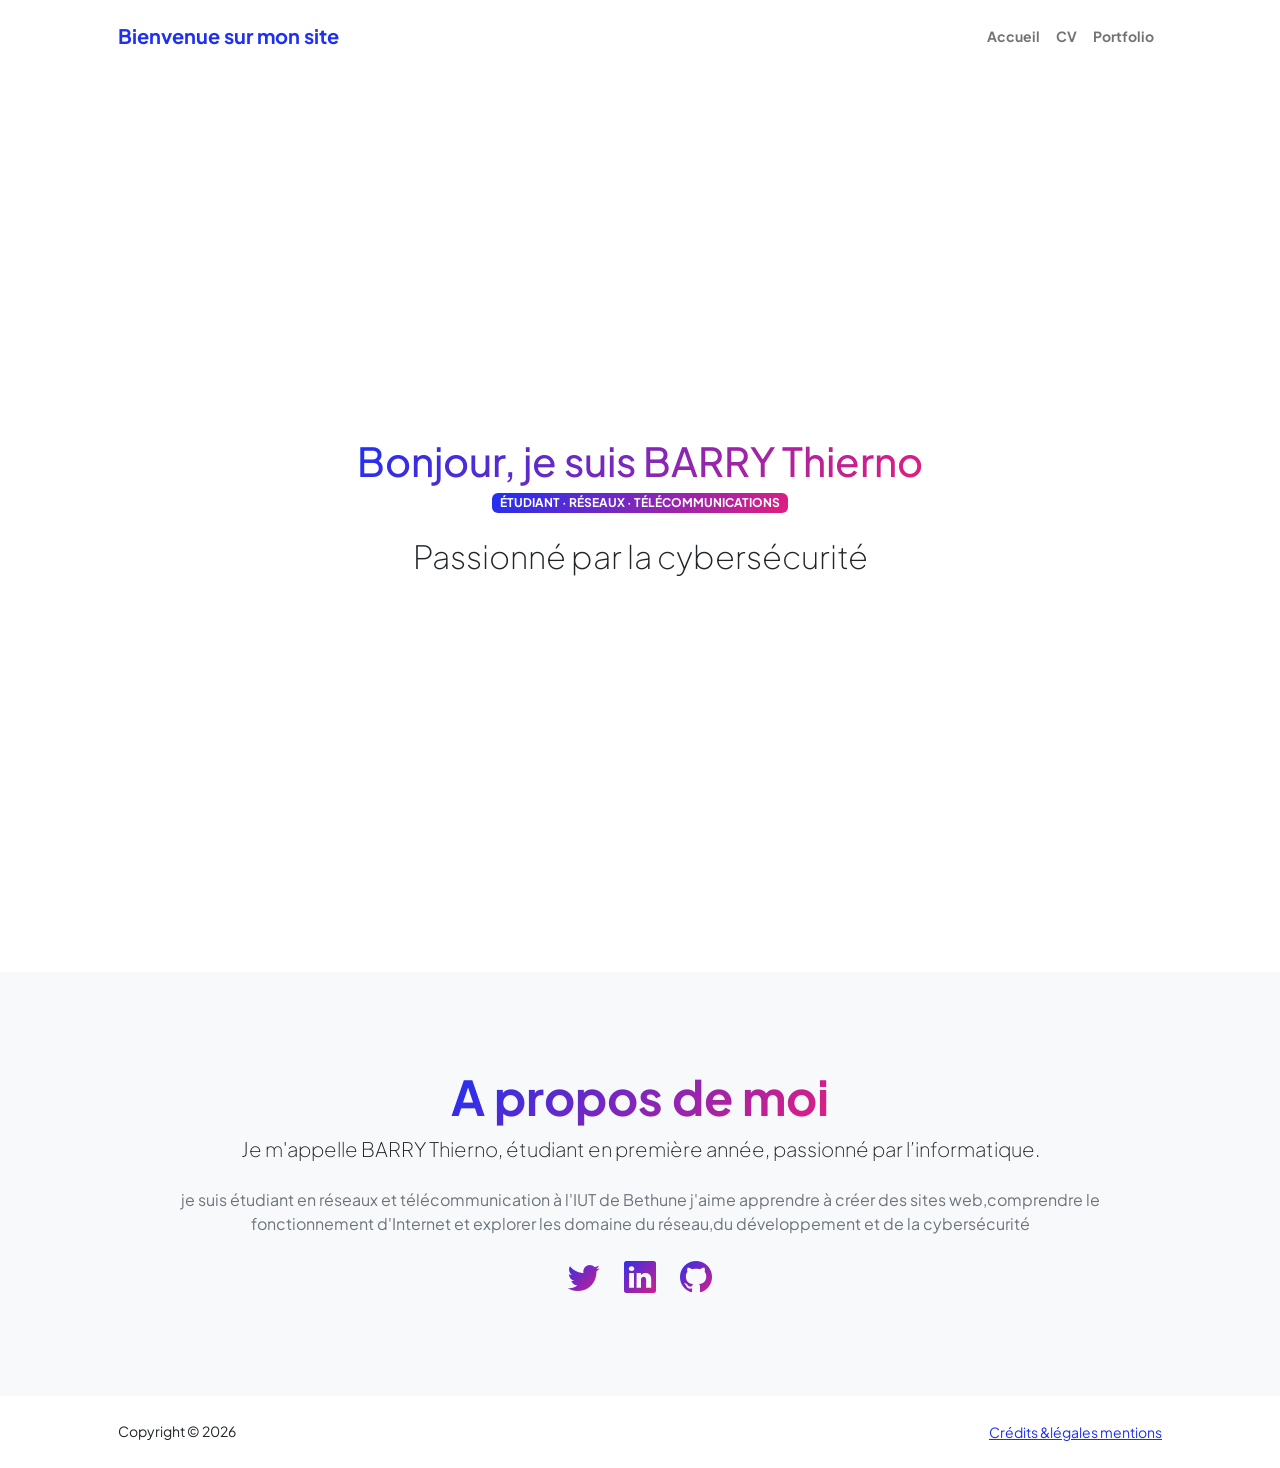
<file: index.html>
<!DOCTYPE html>
<html lang="fr">
    <head>
        <meta charset="utf-8" />
        <meta name="viewport" content="width=device-width, initial-scale=1, shrink-to-fit=no" />
        <meta name="description" content="" />
        <meta name="author" content="" />
        <title>thiernobarry</title>
        <!-- Favicon-->
        <link rel="icon" type="image/x-icon" href="assets/favicon.ico" />
        <!-- Custom Google font-->
        <link rel="preconnect" href="https://fonts.googleapis.com" />
        <link rel="preconnect" href="https://fonts.gstatic.com" crossorigin />
        <link href="https://fonts.googleapis.com/css2?family=Plus+Jakarta+Sans:wght@100;200;300;400;500;600;700;800;900&amp;display=swap" rel="stylesheet" />
        <!-- Bootstrap icons-->
         <link href="https://cdn.jsdelivr.net/npm/bootstrap-icons@1.8.1/font/bootstrap-icons.css" rel="stylesheet" />
        <!-- Core theme CSS (includes Bootstrap)-->
        <link href="css/styles.css" rel="stylesheet" />
    </head>
    <body class="d-flex flex-column h-100">
        <main class="flex-shrink-0">
            <!-- Navigation-->
            <nav class="navbar navbar-expand-lg navbar-light bg-white py-3">
                <div class="container px-5">
                    <a class="navbar-brand" href="index.html"><span class="fw-bolder text-primary">Bienvenue sur mon site</span></a>
                    <button class="navbar-toggler" type="button" data-bs-toggle="collapse" data-bs-target="#navbarSupportedContent" aria-controls="navbarSupportedContent" aria-expanded="false" aria-label="Toggle navigation"><span class="navbar-toggler-icon"></span></button>
                    <div class="collapse navbar-collapse" id="navbarSupportedContent">
                        <ul class="navbar-nav ms-auto mb-2 mb-lg-0 small fw-bolder">
                            <li class="nav-item"><a class="nav-link" href="index.html">Accueil</a></li>
                            <li class="nav-item"><a class="nav-link" href="resume.html">CV</a></li>
                            <!--<li class="nav-item"><a class="nav-link" href="projects.html">Projets</a></li> -->
                            <li class="nav-item"><a class="nav-link" href="mescompetences.html">Portfolio</a></li>
                           <!--<li class="nav-item"><a class="nav-link" href="contact.html">Contact</a></li> --> 
                        </ul>
                    </div>
                </div>
            </nav>
           <!-- Header-->
<header>
  <div class="container px-5 py-5 d-flex flex-column justify-content-center align-items-center" style="min-height: 100vh;">
    <h1 class="text-center">
      <span class="text-gradient d-inline">
        Bonjour, je suis BARRY Thierno
      </span>
    </h1>

    <div class="badge bg-gradient-primary-to-secondary text-white mb-4">
      <div class="text-uppercase">
        Étudiant · Réseaux · Télécommunications
      </div>
    </div>

    <h2 class="fw-light text-center">Passionné par la cybersécurité</h2>

    <!-- Option image si tu veux -->
    <div class="mt-4">
    <!--<img src="ton-image.png" alt="Moi" class="img-fluid rounded-circle" style="max-width: 200px;"> -->
    </div>
  </div>
</header>



            <!-- About Section-->
            <section class="bg-light py-5">
                <div class="container px-5">
                    <div class="row gx-5 justify-content-center">
                        <div class="col-xxl-8">
                            <div class="text-center my-5">
                                <h2 class="display-5 fw-bolder"><span class="text-gradient d-inline">A propos de moi</span></h2>
                                <p class="lead fw-light mb-4">Je m'appelle BARRY Thierno, étudiant en première année, passionné par l’informatique.</p>
                                <p class="text-muted">je suis étudiant en réseaux et télécommunication à l'IUT de Bethune j'aime apprendre à créer des sites web,comprendre le fonctionnement d'Internet et explorer les domaine du réseau,du développement et de la cybersécurité</p>
                                <div class="d-flex justify-content-center fs-2 gap-4">
                                    <a class="text-gradient" href="https://x.com/AmadouThie82076"><i class="bi bi-twitter"></i></a>
                                    <a class="text-gradient" href="https://www.linkedin.com/in/thierno-barry-9a82a7305/"><i class="bi bi-linkedin"></i></a>
                                    <a class="text-gradient" href="https://github.com/Thierno62/thiernobarry"><i class="bi bi-github"></i></a>
                                </div>
                            </div>
                        </div>
                    </div>
                </div>
            </section>
        </main>
        <!-- Footer-->
        <footer class="bg-white py-4 mt-auto">
            <div class="container px-5">
                <div class="row align-items-center justify-content-between flex-column flex-sm-row">
                    <div class="col-auto"><div class="small m-0">Copyright &copy; 2026</div></div>
                    <div class="col-auto">
                       <!--- <a class="small" href="#!">Privacy</a> 
                        <span class="mx-1">&middot;</span>
                        <a class="small" href="#!">Terms</a>
                        <span class="mx-1">&middot;</span>-->
                        <a class="small" href="mentions.legales.html">Crédits &légales mentions </a>

                      

                    </div>
                </div>
            </div>
        </footer>
        <!-- Bootstrap core JS-->
        <script src="https://cdn.jsdelivr.net/npm/bootstrap@5.2.3/dist/js/bootstrap.bundle.min.js"></script>
        <!-- Core theme JS-->
        <script src="js/scripts.js"></script>
    </body>
</html>
</file>
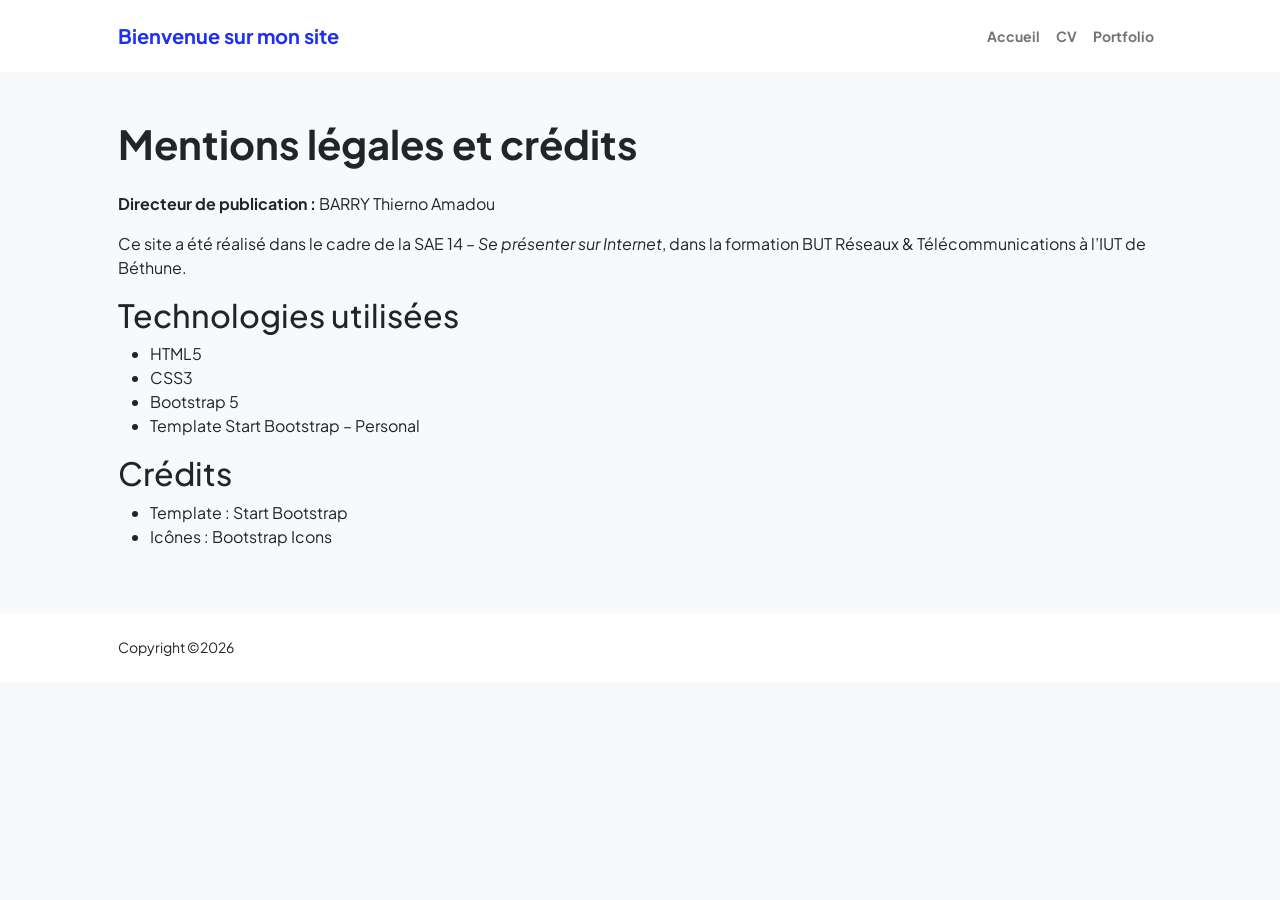
<file: mentions.legales.html>
<!DOCTYPE html>
<html lang="en">
    <head>
        <meta charset="utf-8" />
        <meta name="viewport" content="width=device-width, initial-scale=1, shrink-to-fit=no" />
        <meta name="description" content="" />
        <meta name="author" content="" />
        <title>thiernobarry</title>
        <!-- Favicon-->
        <link rel="icon" type="image/x-icon" href="assets/favicon.ico" />
        <!-- Custom Google font-->
        <link rel="preconnect" href="https://fonts.googleapis.com" />
        <link rel="preconnect" href="https://fonts.gstatic.com" crossorigin />
        <link href="https://fonts.googleapis.com/css2?family=Plus+Jakarta+Sans:wght@100;200;300;400;500;600;700;800;900&amp;display=swap" rel="stylesheet" />
        <!-- Bootstrap icons-->
        <link href="https://cdn.jsdelivr.net/npm/bootstrap-icons@1.8.1/font/bootstrap-icons.css" rel="stylesheet" />
        <!-- Core theme CSS (includes Bootstrap)-->
        <link href="css/styles.css" rel="stylesheet" />
    </head>
    <body class="d-flex flex-column h-100 bg-light">
        <main class="flex-shrink-0">
            <!-- Navigation-->
            <nav class="navbar navbar-expand-lg navbar-light bg-white py-3">
                <div class="container px-5">
                    <a class="navbar-brand" href="index.html"><span class="fw-bolder text-primary">Bienvenue sur mon site</span></a>
                    <button class="navbar-toggler" type="button" data-bs-toggle="collapse" data-bs-target="#navbarSupportedContent" aria-controls="navbarSupportedContent" aria-expanded="false" aria-label="Toggle navigation"><span class="navbar-toggler-icon"></span></button>
                    <div class="collapse navbar-collapse" id="navbarSupportedContent">
                        <ul class="navbar-nav ms-auto mb-2 mb-lg-0 small fw-bolder">
                            <li class="nav-item"><a class="nav-link" href="index.html">Accueil</a></li>
                            <li class="nav-item"><a class="nav-link" href="resume.html">CV</a></li>
                            <!--<li class="nav-item"><a class="nav-link" href="projects.html">Projets</a></li> -->
                             <li class="nav-item"><a class="nav-link" href="mescompetences.html">Portfolio</a></li>
                          <!-- <li class="nav-item"><a class="nav-link" href="contact.html">Contact</a></li> -->
                        </ul>
                    </div>
                </div>
            </nav>
           <section class="py-5">
    <div class="container px-5">
        <h1 class="fw-bolder mb-4">Mentions légales et crédits</h1>

        <p><strong>Directeur de publication :</strong> BARRY Thierno Amadou</p>

        <p>
            Ce site a été réalisé dans le cadre de la SAE 14 – <em>Se présenter sur Internet</em>,
            dans la formation BUT Réseaux & Télécommunications à l’IUT de Béthune.
        </p>

        <h2>Technologies utilisées</h2>
        <ul>
            <li>HTML5</li>
            <li>CSS3</li>
            <li>Bootstrap 5</li>
            <li>Template Start Bootstrap – Personal</li>
        </ul>

        <h2>Crédits</h2>
        <ul>
            <li>Template : Start Bootstrap</li>
            <li>Icônes : Bootstrap Icons</li>
        </ul>
    </div>
</section>
        <!-- Footer-->
        <footer class="bg-white py-4 mt-auto">
            <div class="container px-5">
                <div class="row align-items-center justify-content-between flex-column flex-sm-row">
                    <div class="col-auto"><div class="small m-0">Copyright &copy;2026</div></div>
                    <div class="col-auto">
                       <!--<a class="small" href="#!">Privacy</a>
                        <span class="mx-1">&middot;</span>
                        <a class="small" href="#!">Terms</a>
                        <span class="mx-1">&middot;</span>
                    -->
                    </div>
                </div>
            </div>
        </footer>
        <!-- Bootstrap core JS-->
        <script src="https://cdn.jsdelivr.net/npm/bootstrap@5.2.3/dist/js/bootstrap.bundle.min.js"></script>
        <!-- Core theme JS-->
        <script src="js/scripts.js"></script>
    </body>
</html>
</file>
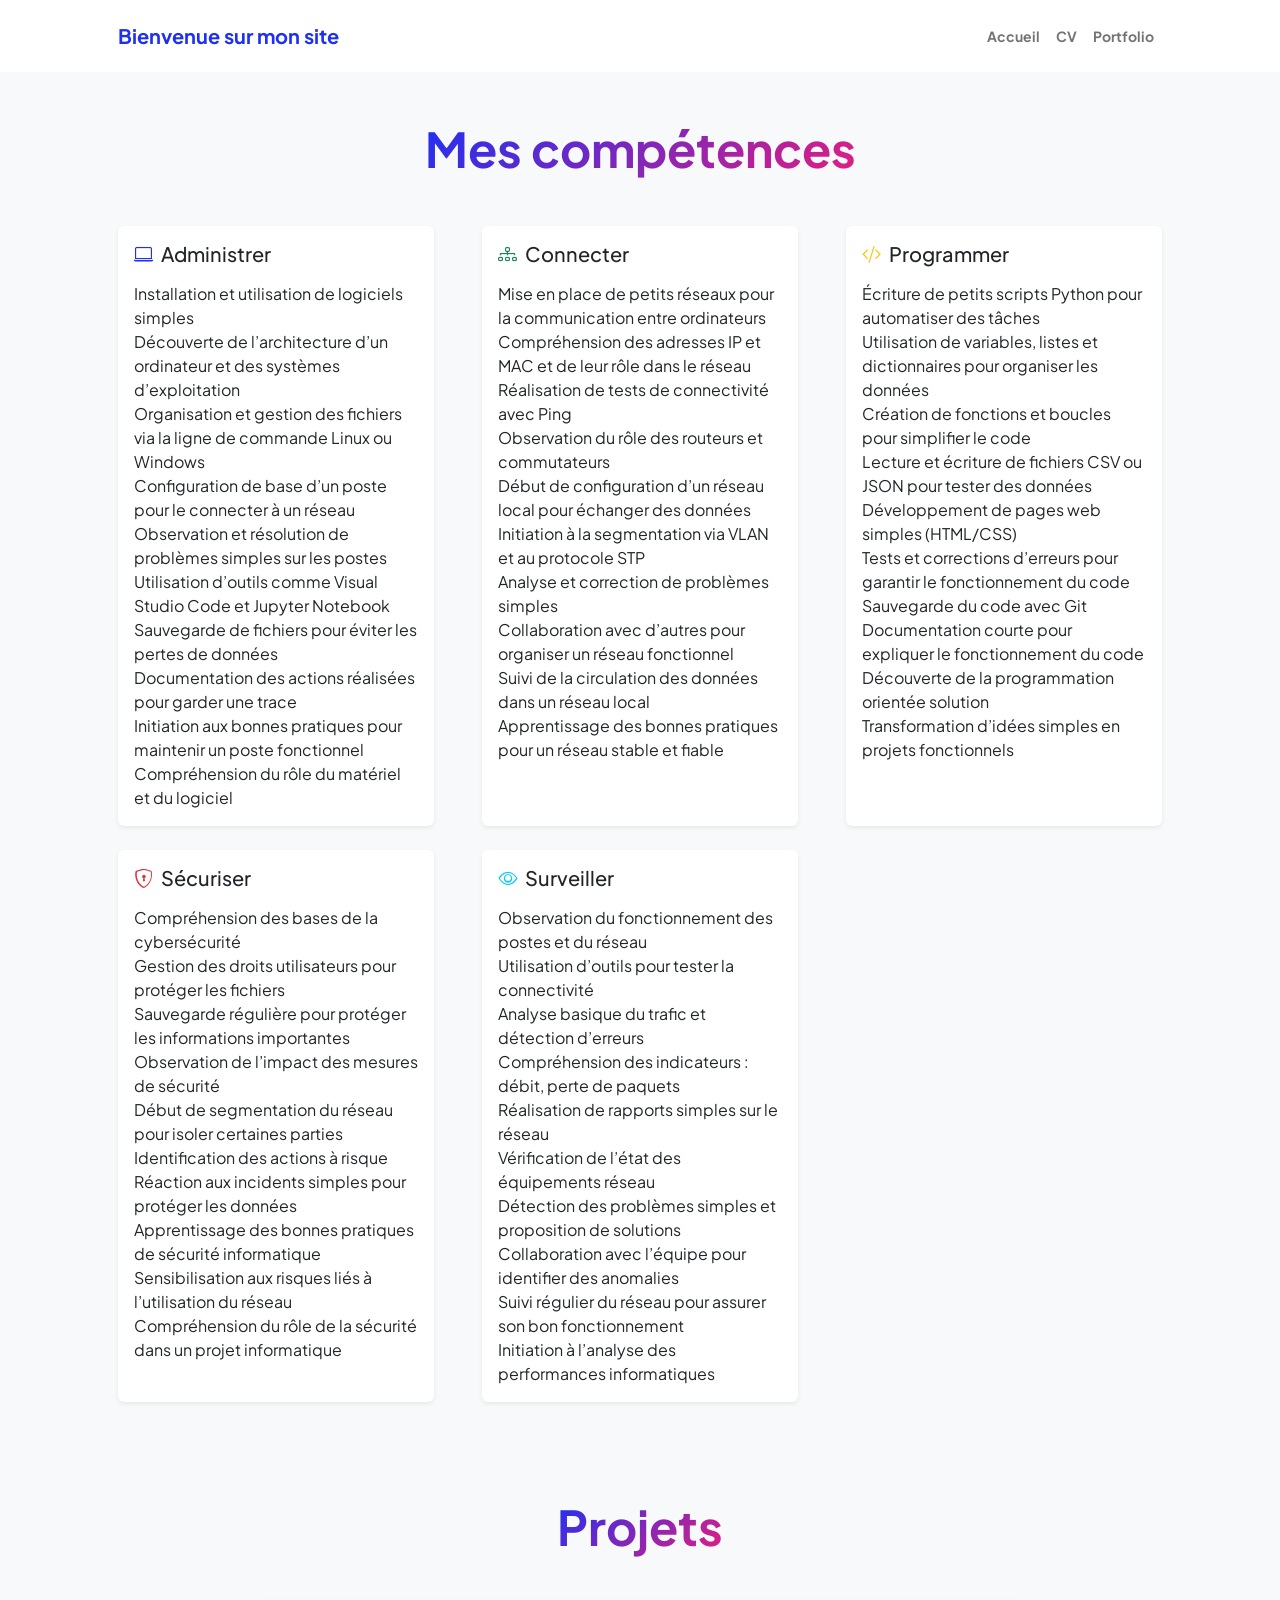
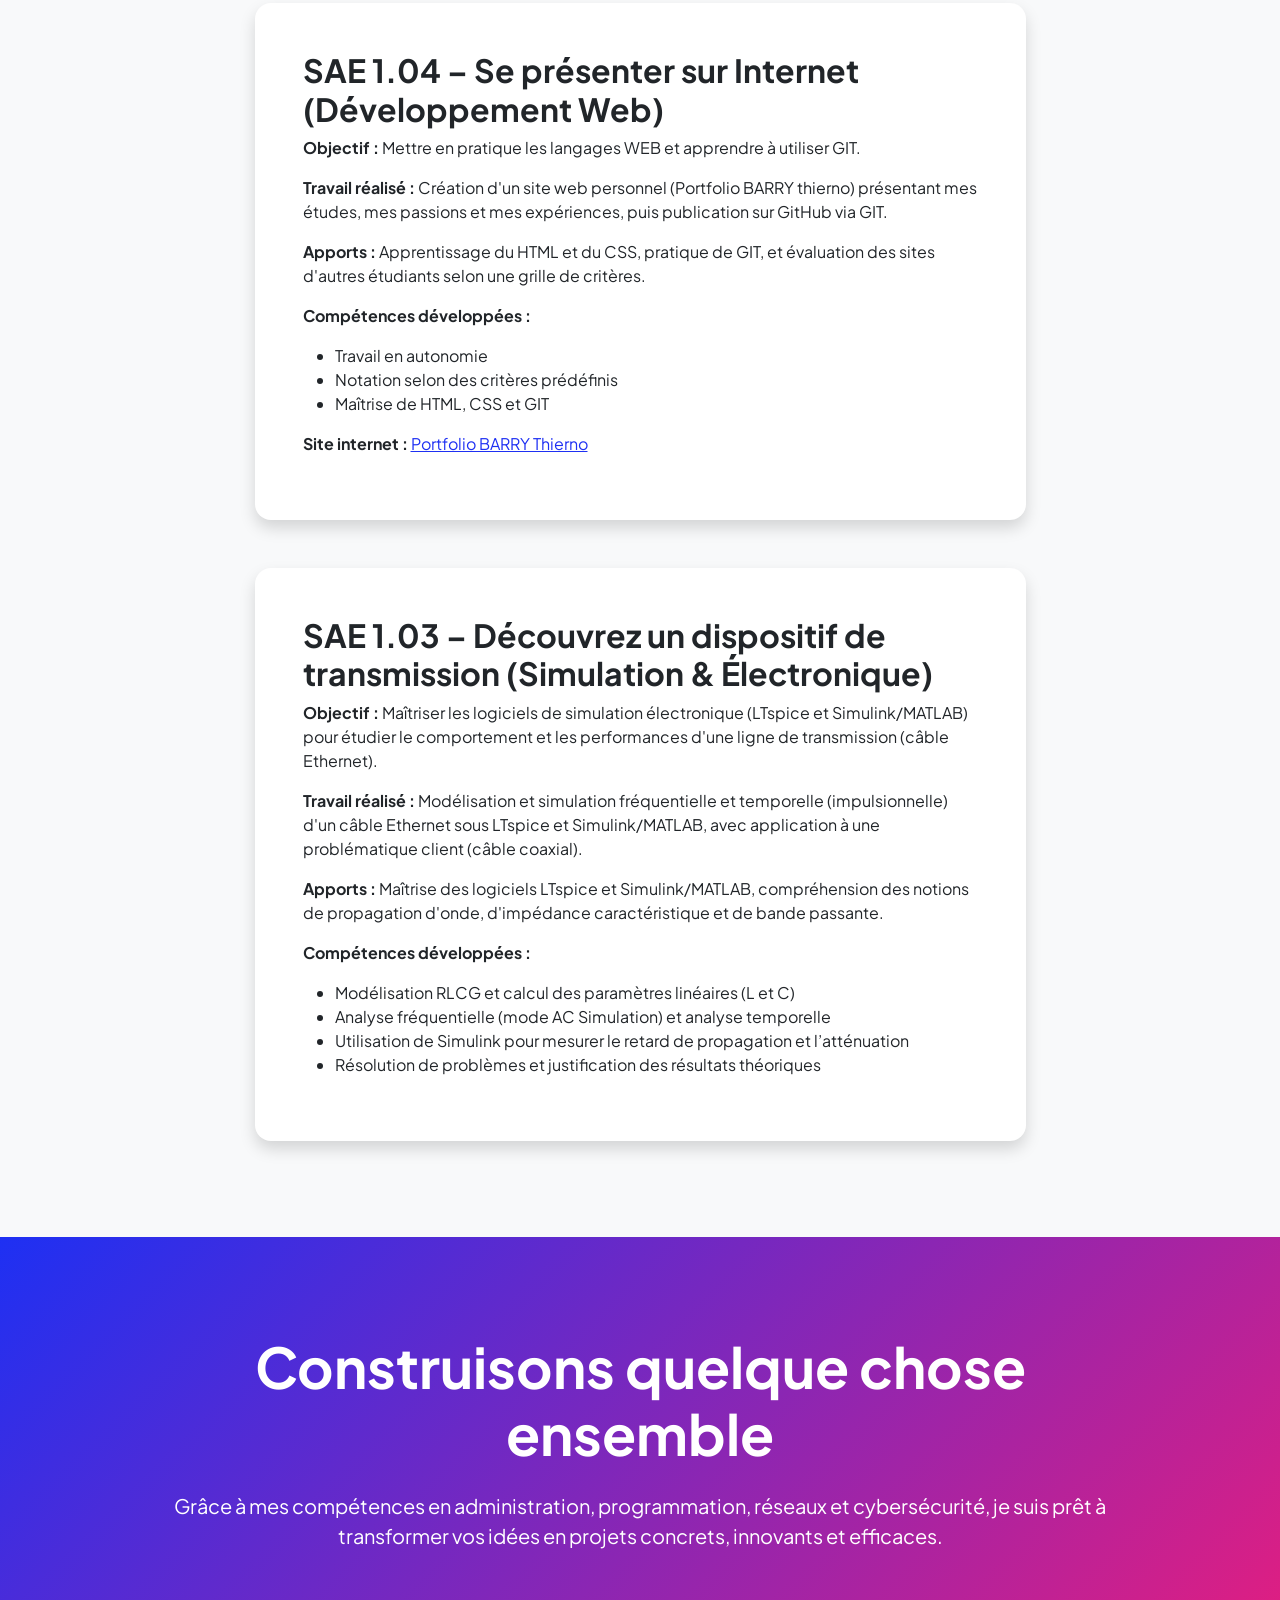
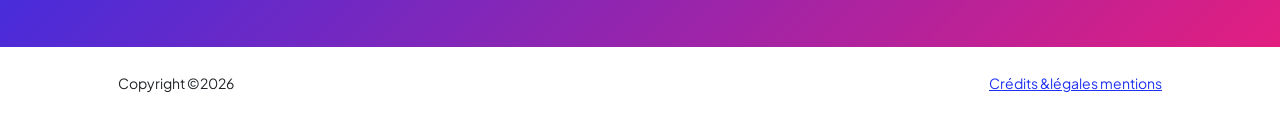
<file: mescompetences.html>
<!DOCTYPE html>
<html lang="en">
    <head>
        <meta charset="utf-8" />
        <meta name="viewport" content="width=device-width, initial-scale=1, shrink-to-fit=no" />
        <meta name="description" content="" />
        <meta name="author" content="" />
        <title>thiernobarry</title>
        <!-- Favicon-->
        <link rel="icon" type="image/x-icon" href="assets/favicon.ico" />
        <!-- Custom Google font-->
        <link rel="preconnect" href="https://fonts.googleapis.com" />
        <link rel="preconnect" href="https://fonts.gstatic.com" crossorigin />
        <link href="https://fonts.googleapis.com/css2?family=Plus+Jakarta+Sans:wght@100;200;300;400;500;600;700;800;900&amp;display=swap" rel="stylesheet" />
        <!-- Bootstrap icons-->
        <link href="https://cdn.jsdelivr.net/npm/bootstrap-icons@1.8.1/font/bootstrap-icons.css" rel="stylesheet" />
        <!-- Core theme CSS (includes Bootstrap)-->
        <link href="css/styles.css" rel="stylesheet" />
    </head>
    <body class="d-flex flex-column h-100 bg-light">
        <main class="flex-shrink-0">
            <!-- Navigation-->
            <nav class="navbar navbar-expand-lg navbar-light bg-white py-3">
                <div class="container px-5">
                    <a class="navbar-brand" href="index.html"><span class="fw-bolder text-primary">Bienvenue sur mon site</span></a>
                    <button class="navbar-toggler" type="button" data-bs-toggle="collapse" data-bs-target="#navbarSupportedContent" aria-controls="navbarSupportedContent" aria-expanded="false" aria-label="Toggle navigation"><span class="navbar-toggler-icon"></span></button>
                    <div class="collapse navbar-collapse" id="navbarSupportedContent">
                        <ul class="navbar-nav ms-auto mb-2 mb-lg-0 small fw-bolder">
                            <li class="nav-item"><a class="nav-link" href="index.html">Accueil</a></li>
                            <li class="nav-item"><a class="nav-link" href="resume.html">CV</a></li>
                            <!--<li class="nav-item"><a class="nav-link" href="projects.html">Projets</a></li> -->
                             <li class="nav-item"><a class="nav-link" href="mescompetences.html">Portfolio</a></li>
                          <!-- <li class="nav-item"><a class="nav-link" href="contact.html">Contact</a></li> -->
                        </ul>
                    </div>
                </div>
            </nav>
           <section class="py-5 bg-light">
  <div class="container px-5">

    <!-- Titre uniformisé -->
    <div class="text-center mb-5">
        <h1 class="display-5 fw-bolder mb-0">
            <span class="text-gradient d-inline">Mes compétences</span>
        </h1>
    </div>

    <div class="row gx-5 gy-4">

      <!-- Administrer -->
      <div class="col-md-4">
        <div class="card h-100 shadow-sm border-0 card-hover">
          <div class="card-body">
            <h5 class="mb-3"><i class="bi bi-laptop me-2 text-primary"></i>Administrer</h5>
            <ul class="list-unstyled mb-0">
              <li>Installation et utilisation de logiciels simples</li>
              <li>Découverte de l’architecture d’un ordinateur et des systèmes d’exploitation</li>
              <li>Organisation et gestion des fichiers via la ligne de commande Linux ou Windows</li>
              <li>Configuration de base d’un poste pour le connecter à un réseau</li>
              <li>Observation et résolution de problèmes simples sur les postes</li>
              <li>Utilisation d’outils comme Visual Studio Code et Jupyter Notebook</li>
              <li>Sauvegarde de fichiers pour éviter les pertes de données</li>
              <li>Documentation des actions réalisées pour garder une trace</li>
              <li>Initiation aux bonnes pratiques pour maintenir un poste fonctionnel</li>
              <li>Compréhension du rôle du matériel et du logiciel</li>
            </ul>
          </div>
        </div>
      </div>

      <!-- Connecter -->
      <div class="col-md-4">
        <div class="card h-100 shadow-sm border-0 card-hover">
          <div class="card-body">
            <h5 class="mb-3"><i class="bi bi-diagram-3 me-2 text-success"></i>Connecter</h5>
            <ul class="list-unstyled mb-0">
              <li>Mise en place de petits réseaux pour la communication entre ordinateurs</li>
              <li>Compréhension des adresses IP et MAC et de leur rôle dans le réseau</li>
              <li>Réalisation de tests de connectivité avec Ping</li>
              <li>Observation du rôle des routeurs et commutateurs</li>
              <li>Début de configuration d’un réseau local pour échanger des données</li>
              <li>Initiation à la segmentation via VLAN et au protocole STP</li>
              <li>Analyse et correction de problèmes simples</li>
              <li>Collaboration avec d’autres pour organiser un réseau fonctionnel</li>
              <li>Suivi de la circulation des données dans un réseau local</li>
              <li>Apprentissage des bonnes pratiques pour un réseau stable et fiable</li>
            </ul>
          </div>
        </div>
      </div>

      <!-- Programmer -->
      <div class="col-md-4">
        <div class="card h-100 shadow-sm border-0 card-hover">
          <div class="card-body">
            <h5 class="mb-3"><i class="bi bi-code-slash me-2 text-warning"></i>Programmer</h5>
            <ul class="list-unstyled mb-0">
              <li>Écriture de petits scripts Python pour automatiser des tâches</li>
              <li>Utilisation de variables, listes et dictionnaires pour organiser les données</li>
              <li>Création de fonctions et boucles pour simplifier le code</li>
              <li>Lecture et écriture de fichiers CSV ou JSON pour tester des données</li>
              <li>Développement de pages web simples (HTML/CSS)</li>
              <li>Tests et corrections d’erreurs pour garantir le fonctionnement du code</li>
              <li>Sauvegarde du code avec Git</li>
              <li>Documentation courte pour expliquer le fonctionnement du code</li>
              <li>Découverte de la programmation orientée solution</li>
              <li>Transformation d’idées simples en projets fonctionnels</li>
            </ul>
          </div>
        </div>
      </div>

      <!-- Sécuriser -->
      <div class="col-md-4">
        <div class="card h-100 shadow-sm border-0 card-hover">
          <div class="card-body">
            <h5 class="mb-3"><i class="bi bi-shield-lock me-2 text-danger"></i>Sécuriser</h5>
            <ul class="list-unstyled mb-0">
              <li>Compréhension des bases de la cybersécurité</li>
              <li>Gestion des droits utilisateurs pour protéger les fichiers</li>
              <li>Sauvegarde régulière pour protéger les informations importantes</li>
              <li>Observation de l’impact des mesures de sécurité</li>
              <li>Début de segmentation du réseau pour isoler certaines parties</li>
              <li>Identification des actions à risque</li>
              <li>Réaction aux incidents simples pour protéger les données</li>
              <li>Apprentissage des bonnes pratiques de sécurité informatique</li>
              <li>Sensibilisation aux risques liés à l’utilisation du réseau</li>
              <li>Compréhension du rôle de la sécurité dans un projet informatique</li>
            </ul>
          </div>
        </div>
      </div>

      <!-- Surveiller -->
      <div class="col-md-4">
        <div class="card h-100 shadow-sm border-0 card-hover">
          <div class="card-body">
            <h5 class="mb-3"><i class="bi bi-eye me-2 text-info"></i>Surveiller</h5>
            <ul class="list-unstyled mb-0">
              <li>Observation du fonctionnement des postes et du réseau</li>
              <li>Utilisation d’outils pour tester la connectivité</li>
              <li>Analyse basique du trafic et détection d’erreurs</li>
              <li>Compréhension des indicateurs : débit, perte de paquets</li>
              <li>Réalisation de rapports simples sur le réseau</li>
              <li>Vérification de l’état des équipements réseau</li>
              <li>Détection des problèmes simples et proposition de solutions</li>
              <li>Collaboration avec l’équipe pour identifier des anomalies</li>
              <li>Suivi régulier du réseau pour assurer son bon fonctionnement</li>
              <li>Initiation à l’analyse des performances informatiques</li>
            </ul>
          </div>
        </div>
      </div>

    </div>
  </div>
</section>


<style>
/* Effet hover sur les cartes */
.card-hover:hover {
  transform: translateY(-5px);
  box-shadow: 0 12px 25px rgba(0,0,0,0.15);
  transition: all 0.3s ease;
}

/* Espacement entre icône et texte */
.card-body h5 i {
  font-size: 1.2rem;
}
</style>
<!-- Projects Section-->
<section class="py-5">
    <div class="container px-5 mb-5">
        <div class="text-center mb-5">
            <h1 class="display-5 fw-bolder mb-0">
                <span class="text-gradient d-inline">Projets</span>
            </h1>
        </div>
        <div class="row gx-5 justify-content-center">
            <div class="col-lg-11 col-xl-9 col-xxl-8">

                <!-- SAE 1.04 – Se présenter sur Internet -->
                <div class="card overflow-hidden shadow rounded-4 border-0 mb-5">
                    <div class="card-body p-0">
                        <div class="d-flex align-items-start">
                            <div class="p-5">
                                <h2 class="fw-bolder">SAE 1.04 – Se présenter sur Internet (Développement Web)</h2>
                                <p><strong>Objectif :</strong> Mettre en pratique les langages WEB et apprendre à utiliser GIT.</p>
                                <p><strong>Travail réalisé :</strong> Création d'un site web personnel (Portfolio BARRY thierno) présentant mes études, mes passions et mes expériences, puis publication sur GitHub via GIT.</p>
                                <p><strong>Apports :</strong> Apprentissage du HTML et du CSS, pratique de GIT, et évaluation des sites d'autres étudiants selon une grille de critères.</p>
                                <p><strong>Compétences développées :</strong></p>
                                <ul>
                                    <li>Travail en autonomie</li>
                                    <li>Notation selon des critères prédéfinis</li>
                                    <li>Maîtrise de HTML, CSS et GIT</li>
                                </ul>
                                <p><strong>Site internet :</strong> <a href="file:///C:/Users/hamst/Desktop/mon%20site/index.htm" target="_blank">Portfolio BARRY Thierno</a></p>
                            </div>
                        </div>
                    </div>
                </div>

                <!-- SAE 1.03 – Découvrez un dispositif de transmission -->
                <div class="card overflow-hidden shadow rounded-4 border-0">
                    <div class="card-body p-0">
                        <div class="d-flex align-items-start">
                            <div class="p-5">
                                <h2 class="fw-bolder">SAE 1.03 – Découvrez un dispositif de transmission (Simulation & Électronique)</h2>
                                <p><strong>Objectif :</strong> Maîtriser les logiciels de simulation électronique (LTspice et Simulink/MATLAB) pour étudier le comportement et les performances d'une ligne de transmission (câble Ethernet).</p>
                                <p><strong>Travail réalisé :</strong> Modélisation et simulation fréquentielle et temporelle (impulsionnelle) d'un câble Ethernet sous LTspice et Simulink/MATLAB, avec application à une problématique client (câble coaxial).</p>
                                <p><strong>Apports :</strong> Maîtrise des logiciels LTspice et Simulink/MATLAB, compréhension des notions de propagation d'onde, d'impédance caractéristique et de bande passante.</p>
                                <p><strong>Compétences développées :</strong></p>
                                <ul>
                                    <li>Modélisation RLCG et calcul des paramètres linéaires (L et C)</li>
                                    <li>Analyse fréquentielle (mode AC Simulation) et analyse temporelle</li>
                                    <li>Utilisation de Simulink pour mesurer le retard de propagation et l’atténuation</li>
                                    <li>Résolution de problèmes et justification des résultats théoriques</li>
                                </ul>
                            </div>
                        </div>
                    </div>
                </div>

            </div>
        </div>
    </div>
</section>


<!-- Call to action section-->
<section class="py-5 bg-gradient-primary-to-secondary text-white">
    <div class="container px-5 my-5">
        <div class="text-center">
            <h2 class="display-4 fw-bolder mb-4">Construisons quelque chose ensemble</h2>
            <p class="fs-5">Grâce à mes compétences en administration, programmation, réseaux et cybersécurité, je suis prêt à transformer vos idées en projets concrets, innovants et efficaces.</p>
        </div>
    </div>
</section>

        </main>
        <!-- Footer-->
        <footer class="bg-white py-4 mt-auto">
            <div class="container px-5">
                <div class="row align-items-center justify-content-between flex-column flex-sm-row">
                    <div class="col-auto"><div class="small m-0">Copyright &copy;2026</div></div>
                    <div class="col-auto">
                       <!--- <a class="small" href="#!">Privacy</a>
                        <span class="mx-1">&middot;</span>
                        <a class="small" href="#!">Terms</a>
                        <span class="mx-1">&middot;</span> --->
                       <a class="small" href="mentions.legales.html">Crédits &légales mentions</a>
                    </div>
                </div>
            </div>
        </footer>
        <!-- Bootstrap core JS-->
        <script src="https://cdn.jsdelivr.net/npm/bootstrap@5.2.3/dist/js/bootstrap.bundle.min.js"></script>
        <!-- Core theme JS-->
        <script src="js/scripts.js"></script>
    </body>
</html>
</file>
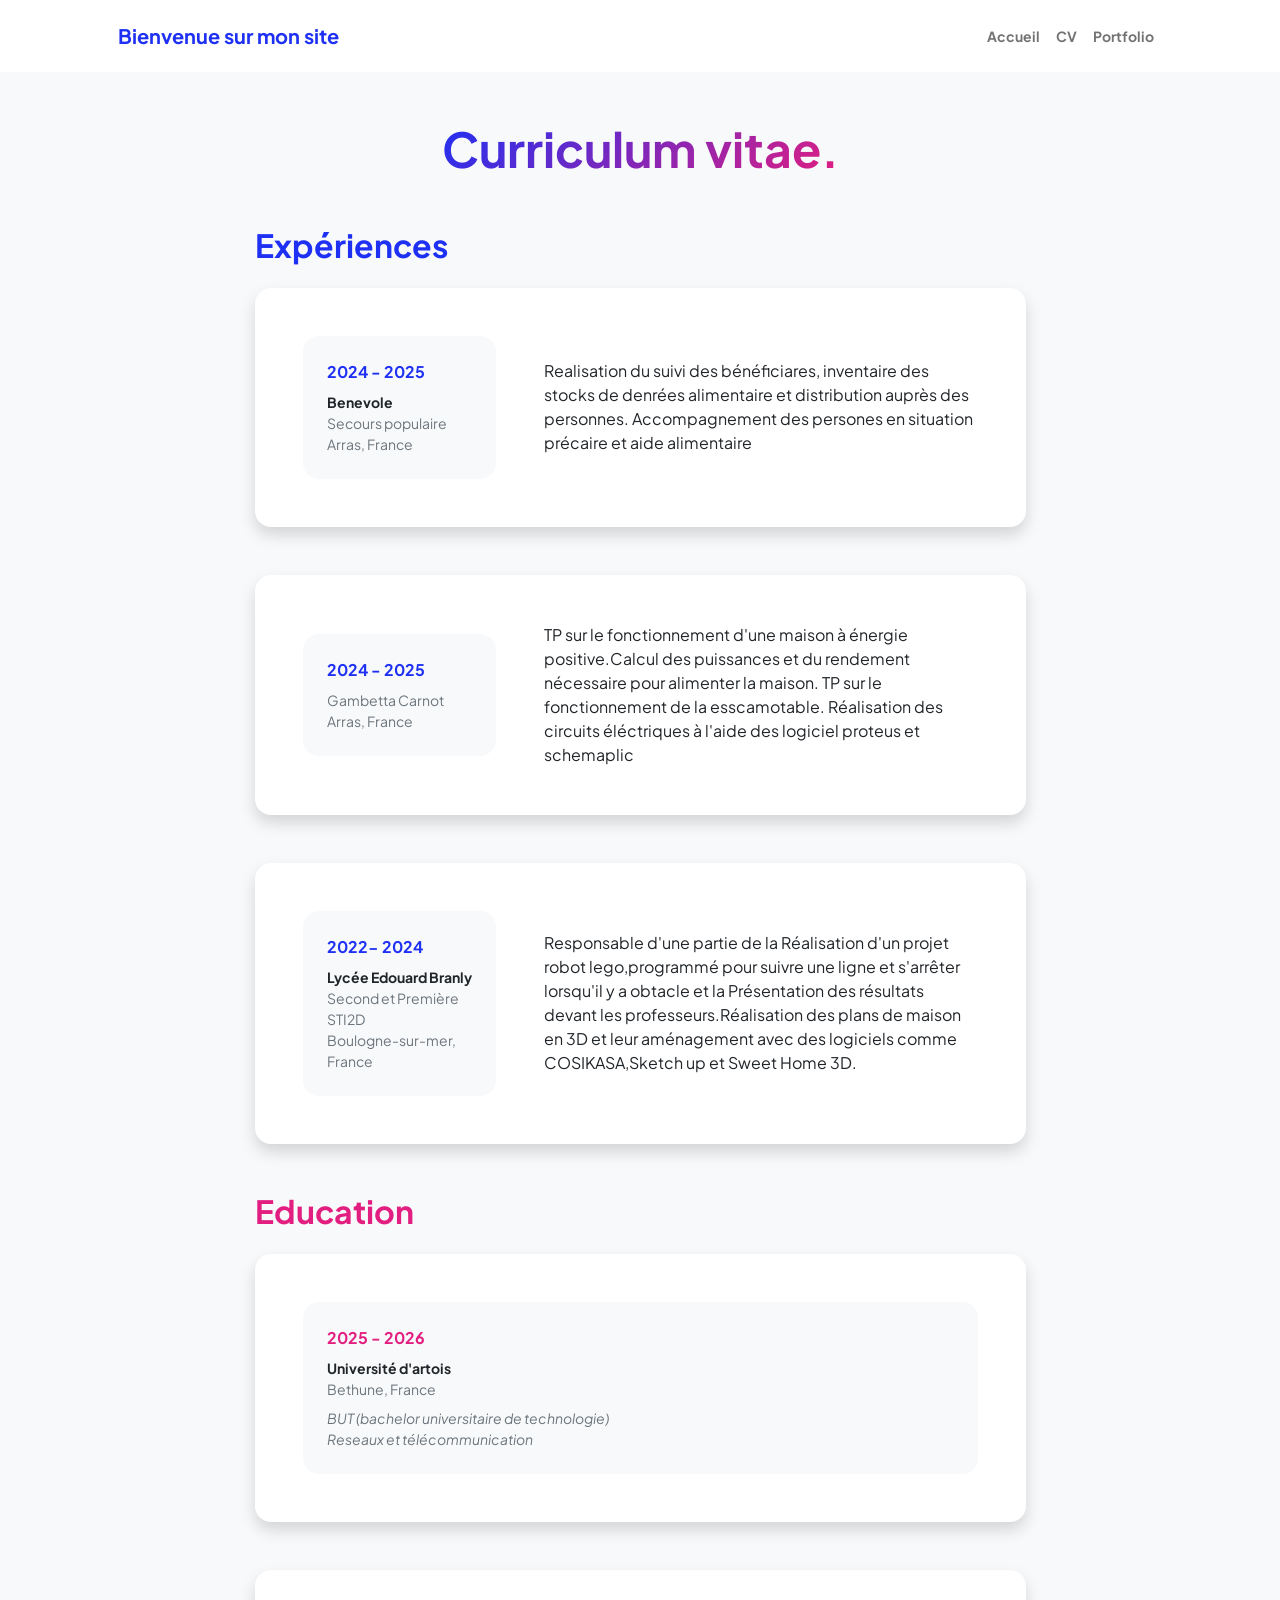
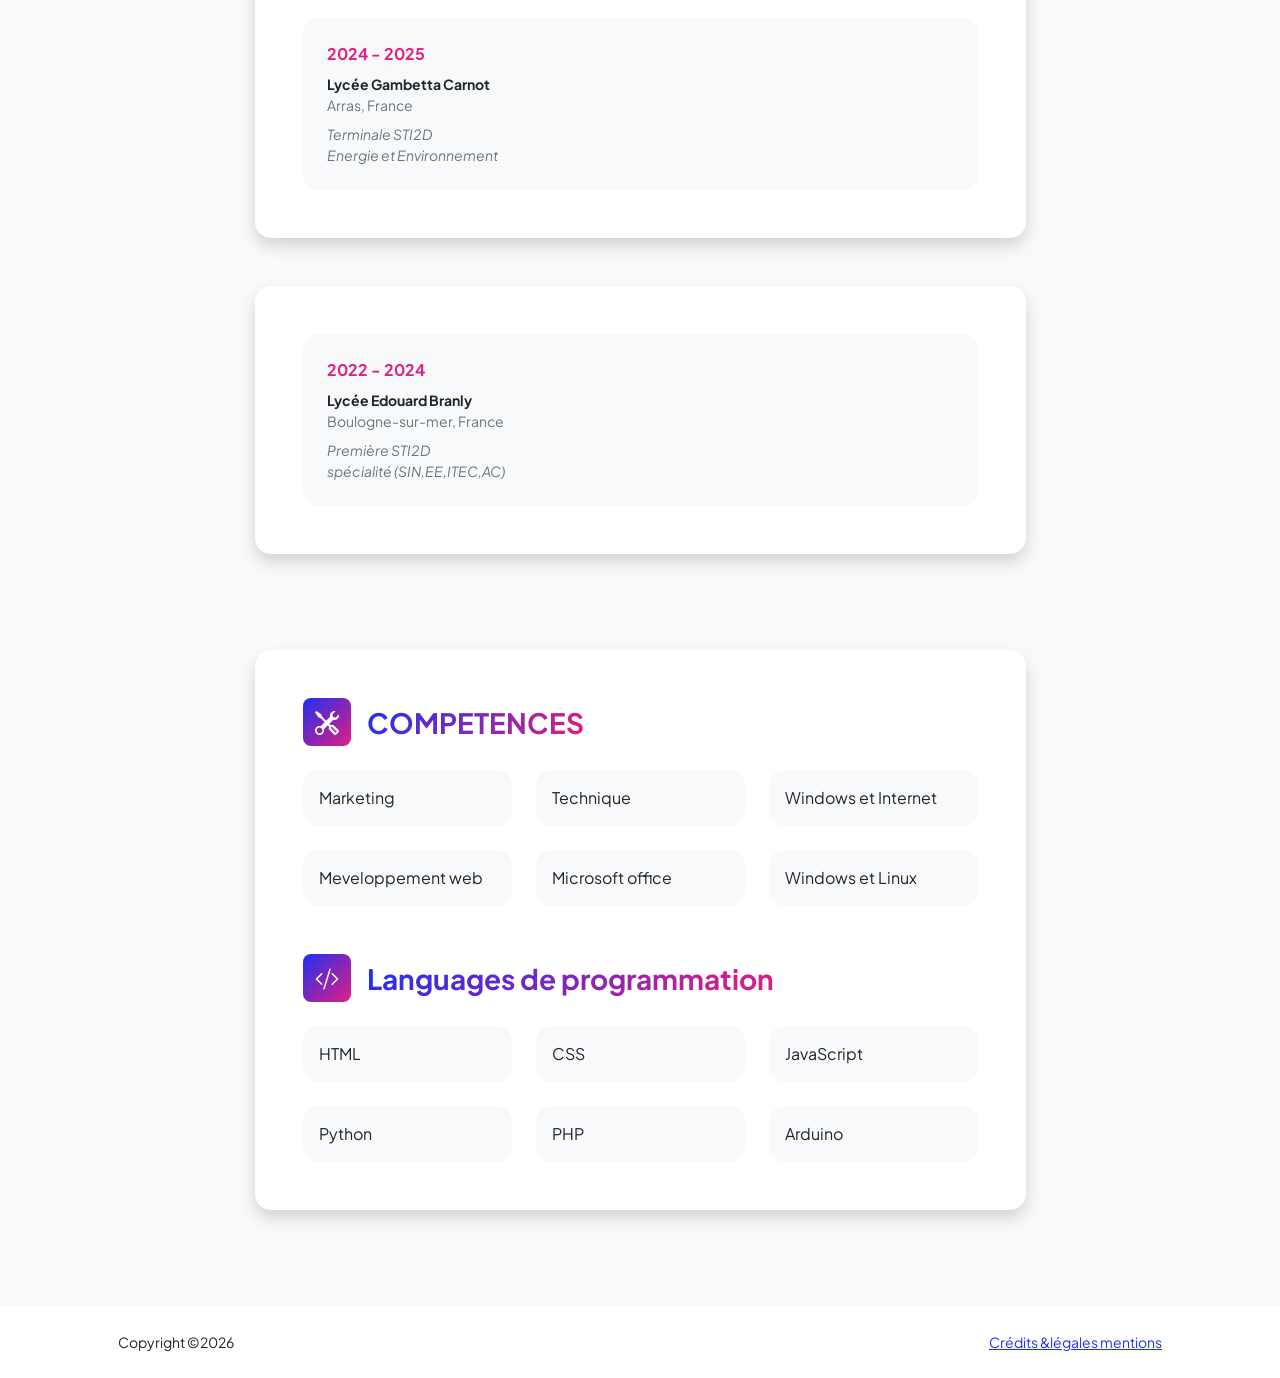
<file: resume.html>
<!DOCTYPE html>
<html lang="en">
    <head>
        <meta charset="utf-8" />
        <meta name="viewport" content="width=device-width, initial-scale=1, shrink-to-fit=no" />
        <meta name="description" content="" />
        <meta name="author" content="" />
        <title>thiernobarry</title>
        <!-- Favicon-->
        <link rel="icon" type="image/x-icon" href="assets/favicon.ico" />
        <!-- Custom Google font-->
        <link rel="preconnect" href="https://fonts.googleapis.com" />
        <link rel="preconnect" href="https://fonts.gstatic.com" crossorigin />
        <link href="https://fonts.googleapis.com/css2?family=Plus+Jakarta+Sans:wght@100;200;300;400;500;600;700;800;900&amp;display=swap" rel="stylesheet" />
        <!-- Bootstrap icons-->
        <link href="https://cdn.jsdelivr.net/npm/bootstrap-icons@1.8.1/font/bootstrap-icons.css" rel="stylesheet" />
        <!-- Core theme CSS (includes Bootstrap)-->
        <link href="css/styles.css" rel="stylesheet" />
    </head>
    <body class="d-flex flex-column h-100 bg-light">
        <main class="flex-shrink-0">
            <!-- Navigation-->
            <nav class="navbar navbar-expand-lg navbar-light bg-white py-3">
                <div class="container px-5">
                    <a class="navbar-brand" href="index.html"><span class="fw-bolder text-primary">Bienvenue sur mon site</span></a>
                    <button class="navbar-toggler" type="button" data-bs-toggle="collapse" data-bs-target="#navbarSupportedContent" aria-controls="navbarSupportedContent" aria-expanded="false" aria-label="Toggle navigation"><span class="navbar-toggler-icon"></span></button>
                    <div class="collapse navbar-collapse" id="navbarSupportedContent">
                        <ul class="navbar-nav ms-auto mb-2 mb-lg-0 small fw-bolder">
                            <li class="nav-item"><a class="nav-link" href="index.html">Accueil</a></li>
                            <li class="nav-item"><a class="nav-link" href="resume.html">CV</a></li>
                            <!--<li class="nav-item"><a class="nav-link" href="projects.html">Projets</a></li> -->
                             <li class="nav-item"><a class="nav-link" href="mescompetences.html">Portfolio</a></li>
                          <!--<li class="nav-item"><a class="nav-link" href="contact.html">Contact</a></li> --> 
                        </ul>
                    </div>
                </div>
            </nav>
            <!-- Page Content-->
            <div class="container px-5 my-5">
                <div class="text-center mb-5">
                    <h1 class="display-5 fw-bolder mb-0"><span class="text-gradient d-inline">Curriculum vitae.</span></h1>
                </div>
                <div class="row gx-5 justify-content-center">
                    <div class="col-lg-11 col-xl-9 col-xxl-8">
                        <!-- Experience Section-->
                        <section>
                            <div class="d-flex align-items-center justify-content-between mb-4">
                                <h2 class="text-primary fw-bolder mb-0">Expériences</h2>
                                <!-- Download resume button-->
                                <!-- Note: Set the link href target to a PDF file within your project-->
                               <!-- <a class="btn btn-primary px-4 py-3" href="#!">
                                    <div class="d-inline-block bi bi-download me-2"></div>
                                   Télécharger le CV 
                                </a> -->
                            </div>
                            <!-- Experience Card 1-->
                            <div class="card shadow border-0 rounded-4 mb-5">
                                <div class="card-body p-5">
                                    <div class="row align-items-center gx-5">
                                        <div class="col text-center text-lg-start mb-4 mb-lg-0">
                                            <div class="bg-light p-4 rounded-4">
                                                <div class="text-primary fw-bolder mb-2">2024 - 2025</div>
                                                <div class="small fw-bolder">Benevole</div>
                                                <div class="small text-muted">Secours populaire</div>
                                                <div class="small text-muted">Arras, France</div>
                                            </div>
                                        </div>
                                        <div class="col-lg-8"><div>Realisation du suivi des bénéficiares, inventaire des stocks de denrées alimentaire et distribution auprès des personnes. Accompagnement des persones en situation précaire et aide alimentaire</div></div>
                                    </div>
                                </div>
                            </div>
                            <!-- Experience Card 2-->
                            <div class="card shadow border-0 rounded-4 mb-5">
                                <div class="card-body p-5">
                                    <div class="row align-items-center gx-5">
                                        <div class="col text-center text-lg-start mb-4 mb-lg-0">
                                            <div class="bg-light p-4 rounded-4">
                                                <div class="text-primary fw-bolder mb-2">2024 - 2025</div>
                                                <div class="small fw-bolder"></div>
                                                <div class="small text-muted">Gambetta Carnot</div>
                                                <div class="small text-muted">Arras, France</div>
                                            </div>
                                        </div>
                                        <div class="col-lg-8"><div>TP sur le fonctionnement d'une maison à énergie positive.Calcul des puissances et du rendement nécessaire pour alimenter la maison. TP sur le fonctionnement de la esscamotable. Réalisation des circuits éléctriques à l'aide des logiciel proteus et schemaplic</div></div>
                                    </div>
                                </div>
                            </div>
                            <!-- Experience Card 3-->
                            <div class="card shadow border-0 rounded-4 mb-5">
                                <div class="card-body p-5">
                                    <div class="row align-items-center gx-5">
                                        <div class="col text-center text-lg-start mb-4 mb-lg-0">
                                            <div class="bg-light p-4 rounded-4">
                                                <div class="text-primary fw-bolder mb-2">2022- 2024</div>
                                                <div class="small fw-bolder">Lycée Edouard Branly</div>
                                                <div class="small text-muted">Second et Première STI2D</div>
                                                <div class="small text-muted">Boulogne-sur-mer, France</div>
                                            </div>
                                        </div>
                                        <div class="col-lg-8"><div>Responsable d'une partie de la Réalisation d'un projet robot lego,programmé pour suivre une ligne et s'arrêter lorsqu'il y a obtacle et la Présentation des résultats devant les professeurs.Réalisation des plans de maison en 3D et leur aménagement avec des logiciels comme COSIKASA,Sketch up et Sweet Home 3D.</div></div>
                                    </div>
                                </div>
                            </div>
                            <!-- Experience Card 4-->
                           <!-- <div class="card shadow border-0 rounded-4 mb-5">
                                <div class="card-body p-5">
                                    <div class="row align-items-center gx-5">
                                        <div class="col text-center text-lg-start mb-4 mb-lg-0">
                                            <div class="bg-light p-4 rounded-4">
                                                <div class="text-primary fw-bolder mb-2">2017 - 2019</div>
                                                <div class="small fw-bolder">SEM Specialist</div>
                                                <div class="small text-muted">Wayne Enterprises</div>
                                                <div class="small text-muted">Gotham City, NY</div>
                                            </div>
                                        </div>
                                        <div class="col-lg-8"><div>Lorem ipsum dolor sit amet consectetur adipisicing elit. Delectus laudantium, voluptatem quis repellendus eaque sit animi illo ipsam amet officiis corporis sed aliquam non voluptate corrupti excepturi maxime porro fuga.</div></div>
                                    </div>
                                </div>
                            </div>     -->
                        </section>
                        <!-- Education Section-->
                        <section>
                            <h2 class="text-secondary fw-bolder mb-4">Education</h2>
                            <!-- Education Card 1-->
                            <div class="card shadow border-0 rounded-4 mb-5">
                                <div class="card-body p-5">
                                    <div class="row align-items-center gx-5">
                                        <div class="col text-center text-lg-start mb-4 mb-lg-0">
                                            <div class="bg-light p-4 rounded-4">
                                                <div class="text-secondary fw-bolder mb-2">2025 - 2026</div>
                                                <div class="mb-2">
                                                    <div class="small fw-bolder">Université d'artois</div>
                                                    <div class="small text-muted">Bethune, France</div>
                                                </div>
                                                <div class="fst-italic">
                                                    <div class="small text-muted">BUT (bachelor universitaire de technologie)</div>
                                                    <div class="small text-muted">Reseaux et télécommunication</div>
                                                </div>
                                            </div>
                                        </div>
                                       <!--- <div class="col-lg-8"><div>Lorem ipsum dolor sit amet consectetur adipisicing elit. Delectus laudantium, voluptatem quis repellendus eaque sit animi illo ipsam amet officiis corporis sed aliquam non voluptate corrupti excepturi maxime porro fuga.</div></div> --->
                                    </div>
                                </div>
                            </div>
                            <!-- Education Card 2-->
                            <div class="card shadow border-0 rounded-4 mb-5">
                                <div class="card-body p-5">
                                    <div class="row align-items-center gx-5">
                                        <div class="col text-center text-lg-start mb-4 mb-lg-0">
                                            <div class="bg-light p-4 rounded-4">
                                                <div class="text-secondary fw-bolder mb-2">2024 - 2025</div>
                                                <div class="mb-2">
                                                    <div class="small fw-bolder">Lycée Gambetta Carnot</div>
                                                    <div class="small text-muted">Arras, France</div>
                                                </div>
                                                <div class="fst-italic">
                                                    <div class="small text-muted">Terminale STI2D</div>
                                                    <div class="small text-muted">Energie et Environnement</div>
                                                </div>
                                            </div>
                                        </div>
                                      <!---  <div class="col-lg-8"><div>Lorem ipsum dolor sit amet consectetur adipisicing elit. Delectus laudantium, voluptatem quis repellendus eaque sit animi illo ipsam amet officiis corporis sed aliquam non voluptate corrupti excepturi maxime porro fuga.</div></div> --->
                                    </div>
                                </div>
                            </div>
                            <!-- Education Card 3 et 4-->
                            <div class="card shadow border-0 rounded-4 mb-5">
                                <div class="card-body p-5">
                                    <div class="row align-items-center gx-5">
                                        <div class="col text-center text-lg-start mb-4 mb-lg-0">
                                            <div class="bg-light p-4 rounded-4">
                                                <div class="text-secondary fw-bolder mb-2">2022 - 2024</div>
                                                <div class="mb-2">
                                                    <div class="small fw-bolder">Lycée Edouard Branly</div>
                                                    <div class="small text-muted">Boulogne-sur-mer, France</div>
                                                </div>
                                                <div class="fst-italic">
                                                    <div class="small text-muted">Première STI2D</div>
                                                    <div class="small text-muted">spécialité (SIN,EE,ITEC,AC)</div>
                                                </div>
                                            </div>
                                        </div>
                                       <!---- <div class="col-lg-8"><div>Lorem ipsum dolor sit amet consectetur adipisicing elit. Delectus laudantium, voluptatem quis repellendus eaque sit animi illo ipsam amet officiis corporis sed aliquam non voluptate corrupti excepturi maxime porro fuga.</div></div>--->
                                    </div>
                                </div>
                            </div>
                        </section>
                        <!-- Divider-->
                        <div class="pb-5"></div>
                        <!-- Skills Section-->
                        <section>
                            <!-- Skillset Card-->
                            <div class="card shadow border-0 rounded-4 mb-5">
                                <div class="card-body p-5">
                                    <!-- Professional skills list-->
                                    <div class="mb-5">
                                        <div class="d-flex align-items-center mb-4">
                                            <div class="feature bg-primary bg-gradient-primary-to-secondary text-white rounded-3 me-3"><i class="bi bi-tools"></i></div>
                                            <h3 class="fw-bolder mb-0"><span class="text-gradient d-inline">COMPETENCES</span></h3>
                                        </div>
                                        <div class="row row-cols-1 row-cols-md-3 mb-4">
                                            <div class="col mb-4 mb-md-0"><div class="d-flex align-items-center bg-light rounded-4 p-3 h-100"> Marketing</div></div>
                                            <div class="col mb-4 mb-md-0"><div class="d-flex align-items-center bg-light rounded-4 p-3 h-100">Technique</div></div>
                                            <div class="col"><div class="d-flex align-items-center bg-light rounded-4 p-3 h-100">Windows et Internet</div></div>
                                        </div>
                                        <div class="row row-cols-1 row-cols-md-3">
                                            <div class="col mb-4 mb-md-0"><div class="d-flex align-items-center bg-light rounded-4 p-3 h-100">Meveloppement web</div></div>
                                            <div class="col mb-4 mb-md-0"><div class="d-flex align-items-center bg-light rounded-4 p-3 h-100">Microsoft office</div></div>
                                            <div class="col"><div class="d-flex align-items-center bg-light rounded-4 p-3 h-100">Windows et Linux </div></div>
                                        </div>
                                    </div>
                                    <!-- Languages list-->
                                    <div class="mb-0">
                                        <div class="d-flex align-items-center mb-4">
                                            <div class="feature bg-primary bg-gradient-primary-to-secondary text-white rounded-3 me-3"><i class="bi bi-code-slash"></i></div>
                                            <h3 class="fw-bolder mb-0"><span class="text-gradient d-inline">Languages de programmation </span></h3>
                                        </div>
                                        <div class="row row-cols-1 row-cols-md-3 mb-4">
                                            <div class="col mb-4 mb-md-0"><div class="d-flex align-items-center bg-light rounded-4 p-3 h-100">HTML</div></div>
                                            <div class="col mb-4 mb-md-0"><div class="d-flex align-items-center bg-light rounded-4 p-3 h-100">CSS</div></div>
                                            <div class="col"><div class="d-flex align-items-center bg-light rounded-4 p-3 h-100">JavaScript</div></div>
                                        </div>
                                        <div class="row row-cols-1 row-cols-md-3">
                                            <div class="col mb-4 mb-md-0"><div class="d-flex align-items-center bg-light rounded-4 p-3 h-100">Python</div></div>
                                            <div class="col mb-4 mb-md-0"><div class="d-flex align-items-center bg-light rounded-4 p-3 h-100">PHP</div></div>
                                            <div class="col"><div class="d-flex align-items-center bg-light rounded-4 p-3 h-100">Arduino</div></div>
                                        </div>
                                    </div>
                                </div>
                            </div>
                        </section>
                    </div>
                </div>
            </div>
        </main>
        <!-- Footer-->
        <footer class="bg-white py-4 mt-auto">
            <div class="container px-5">
                <div class="row align-items-center justify-content-between flex-column flex-sm-row">
                    <div class="col-auto"><div class="small m-0">Copyright &copy;2026</div></div>
                    <div class="col-auto">
                      <!----  <a class="small" href="#!">Privacy</a>
                        <span class="mx-1">&middot;</span>
                        <a class="small" href="#!">Terms</a>
                        <span class="mx-1">&middot;</span> -->
                       <a class="small" href="mentions.legales.html">Crédits &légales mentions</a>
                    </div>
                </div>
            </div>
        </footer>
        <!-- Bootstrap core JS-->
        <script src="https://cdn.jsdelivr.net/npm/bootstrap@5.2.3/dist/js/bootstrap.bundle.min.js"></script>
        <!-- Core theme JS-->
        <script src="js/scripts.js"></script>
    </body>
</html>
</file>
